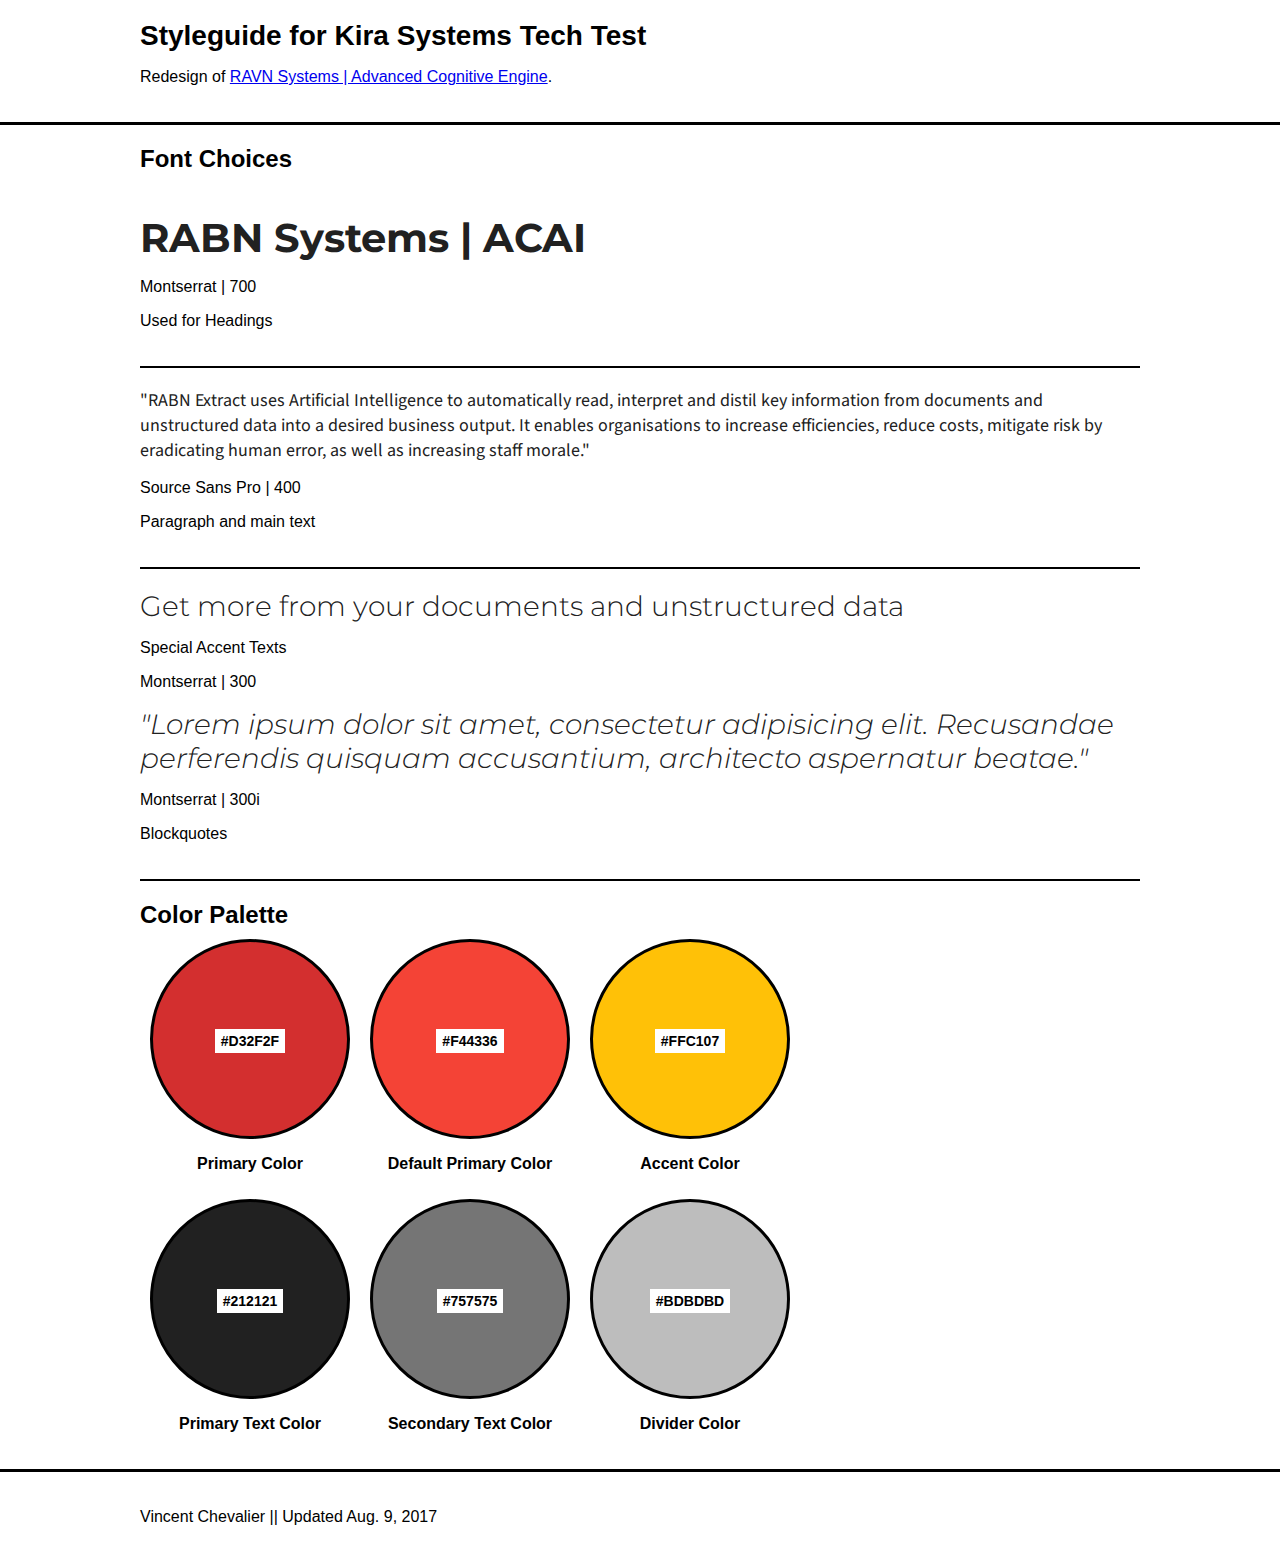
<file: styleguide/index.html>
<!DOCTYPE html>
<html lang="en">
<head>
	<meta charset="UTF-8">
	<title>Styleguide</title>
	<link href="https://fonts.googleapis.com/css?family=Montserrat:300,300i,500,500i,700|Source+Sans+Pro" rel="stylesheet">
	<link rel="stylesheet" href="style.css">
</head>
<body>
	<header>
		<div class="wrapper">
			<h1>Styleguide for Kira Systems Tech Test</h1>
			<p>Redesign of <a href="https://www.ravn.co.uk/products/applied-cognitive-engine/">RAVN Systems | Advanced Cognitive Engine</a>.</p>
		</div>
	</header>
	<main class="styleguide">
		<div class="wrapper">
			<h2>Font Choices</h2>
			<ul class="fonts">
				<li>
					<span class="heading">RABN Systems | ACAI</span>
					<p>Montserrat | 700</p>
					<p>Used for Headings</p>
				</li>
				<li>
					<span class="paragraph">"RABN Extract uses Artificial Intelligence to automatically read, interpret and distil key information from documents and unstructured data into a desired business output. It enables organisations to increase efficiencies, reduce costs, mitigate risk by eradicating human error, as well as increasing staff morale."</span>
					<p>Source Sans Pro | 400</p>
					<p>Paragraph and main text</p>
				</li>
				<li>
					<span class="accent">Get more from your documents and unstructured data</span>
					<p>Special Accent Texts</p>
					<p>Montserrat | 300</p>
					<span class="accent italic">"Lorem ipsum dolor sit amet, consectetur adipisicing elit. Recusandae perferendis quisquam accusantium, architecto aspernatur beatae."</span>
					<p>Montserrat | 300i</p>
					<p>Blockquotes</p>
				</li>
			</ul>


			<h2>Color Palette</h2>
			<ul class="palette">
				<li>
					<div class="palette__item dark-primary-color">
						<p class="color">#D32F2F</p>
					</div>
					<p>Primary Color</p>
				</li>
				<li>
					<div class="palette__item default-primary-color">
						<p class="color">#F44336</p>
					</div>
					<p>Default Primary Color</p>
				</li>
				<li>
					<div class="palette__item accent-color">
						<p class="color">#FFC107</p>
					</div>
					<p>Accent Color</p>
				</li>
				<li>
					<div class="palette__item primary-text-color">
						<p class="color">#212121</p>
					</div>
					<p>Primary Text Color</p>
				</li>
				<li>
					<div class="palette__item secondary-text-color">
						<p class="color">#757575</p>
					</div>
					<p>Secondary Text Color</p>
				</li>
				<li>
					<div class="palette__item divider-color">
						<p class="color">#BDBDBD</p>
					</div>
					<p>Divider Color</p>
				</li>
			</ul>
		</div>
	</main>
	<footer>
		<div class="wrapper">
			<p>Vincent Chevalier || Updated Aug. 9, 2017</p>
		</div>
	</footer>
</body>
</html>
</file>
<file: styleguide/style.css>
article,aside,details,figcaption,figure,footer,header,hgroup,nav,section,summary{display:block;}audio,canvas,video{display:inline-block;}audio:not([controls]){display:none;height:0;}[hidden]{display:none;}html{font-family:sans-serif;-webkit-text-size-adjust:100%;-ms-text-size-adjust:100%;}a:focus{outline:thin dotted;}a:active,a:hover{outline:0;}h1{font-size:2em;}abbr[title]{border-bottom:1px dotted;}b,strong{font-weight:700;}dfn{font-style:italic;}mark{background:#ff0;color:#000;}code,kbd,pre,samp{font-family:monospace, serif;font-size:1em;}pre{white-space:pre-wrap;word-wrap:break-word;}q{quotes:\201C \201D \2018 \2019;}small{font-size:80%;}sub,sup{font-size:75%;line-height:0;position:relative;vertical-align:baseline;}sup{top:-.5em;}sub{bottom:-.25em;}img{border:0;}svg:not(:root){overflow:hidden;}fieldset{border:1px solid silver;margin:0 2px;padding:.35em .625em .75em;}button,input,select,textarea{font-family:inherit;font-size:100%;margin:0;}button,input{line-height:normal;}button,html input[type=button],/* 1 */
input[type=reset],input[type=submit]{-webkit-appearance:button;cursor:pointer;}button[disabled],input[disabled]{cursor:default;}input[type=checkbox],input[type=radio]{box-sizing:border-box;padding:0;}input[type=search]{-webkit-appearance:textfield;-moz-box-sizing:content-box;-webkit-box-sizing:content-box;box-sizing:content-box;}input[type=search]::-webkit-search-cancel-button,input[type=search]::-webkit-search-decoration{-webkit-appearance:none;}textarea{overflow:auto;vertical-align:top;}table{border-collapse:collapse;border-spacing:0;}body,figure{margin:0;}legend,button::-moz-focus-inner,input::-moz-focus-inner{border:0;padding:0;}

.clearfix:after {visibility: hidden; display: block; font-size: 0; content: " "; clear: both; height: 0; }

* { -moz-box-sizing: border-box; -webkit-box-sizing: border-box; box-sizing: border-box; }

html{
	font-size: 62.5%;
}

.wrapper{
	margin: 0 auto;
	width: 90%;
	max-width: 1000px;
}

ul{
	margin: 0;
	padding: 0;
	list-style: none;
}


h1, h2, h3{
	margin: 0;
	padding: 0;
}

h1{
	font-size:2.8rem;
}

h2{
	font-size:2.4rem;
}

h3{
	font-size:1.8rem;
}

p{
	font-size: 1.6rem;
}


header, main, footer{
	padding: 20px 0;
}

header, main{
	border-bottom: 3px solid black;
}



.fonts{
	padding: 20px 0;
}

.fonts li{
	padding: 20px 0;
	border-bottom: 2px solid black;
}

.heading, .paragraph, .accent{
	color:#212121;
}

.heading{
	font-family: 'Montserrat', sans-serif;
	font-weight: 700;
	font-size: 4rem;
}

.paragraph{
	font-family: 'Source Sans Pro', sans-serif;
	font-size: 1.8rem;
}

.accent{
	font-family: 'Montserrat', sans-serif;
	font-weight: 300;
	font-size: 2.8rem;
}

.accent.italic{
	font-family: 'Montserrat', sans-serif;
	font-weight: 300;
	font-style: italic;
	font-size: 2.8rem;
}

.palette{
	display: flex;
	flex-wrap: wrap;
	width: 100%;
	max-width: 750px;
}

.palette p{
	text-align: center;
	font-weight: bold;
}

.palette__item{
	display: flex;
	justify-content: center;
/*	align-items: center;*/
	position: relative;
	width: 200px;
	height: 200px;
	border-radius: 50%;
	margin: 10px;
	border: 3px solid #000;
	text-align: center;
}

p.color{
	position: absolute;
	text-align: center;
	top: 50%;
	transform: translateY(-100%);
	font-size: 14px;
	padding: 4px 6px;
	background: #fff;
}

.dark-primary-color    { background: #D32F2F; }
.default-primary-color { background: #F44336; }
.light-primary-color   { background: #FFCDD2; }
.accent-color          { background: #FFC107; }
.primary-text-color    { background: #212121; }
.secondary-text-color  { background: #757575; }
.divider-color         { background: #BDBDBD; }
</file>
